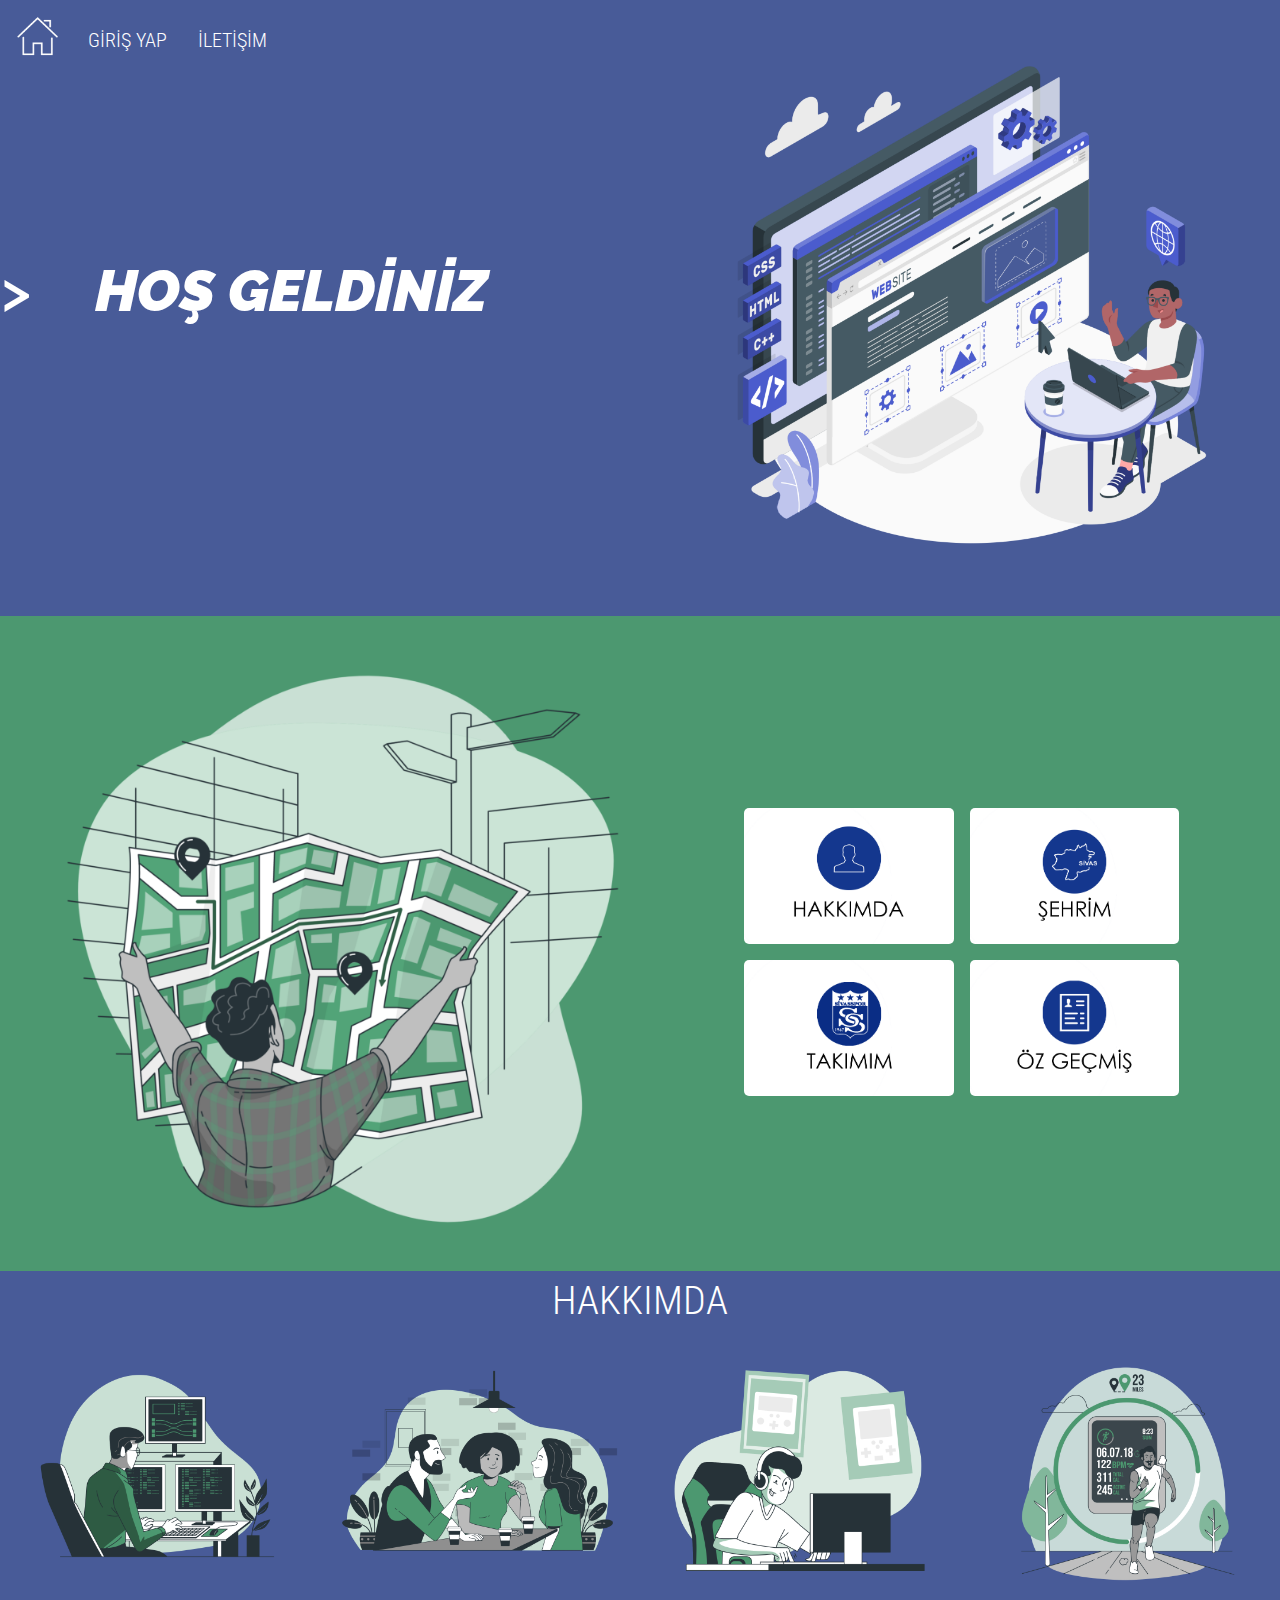
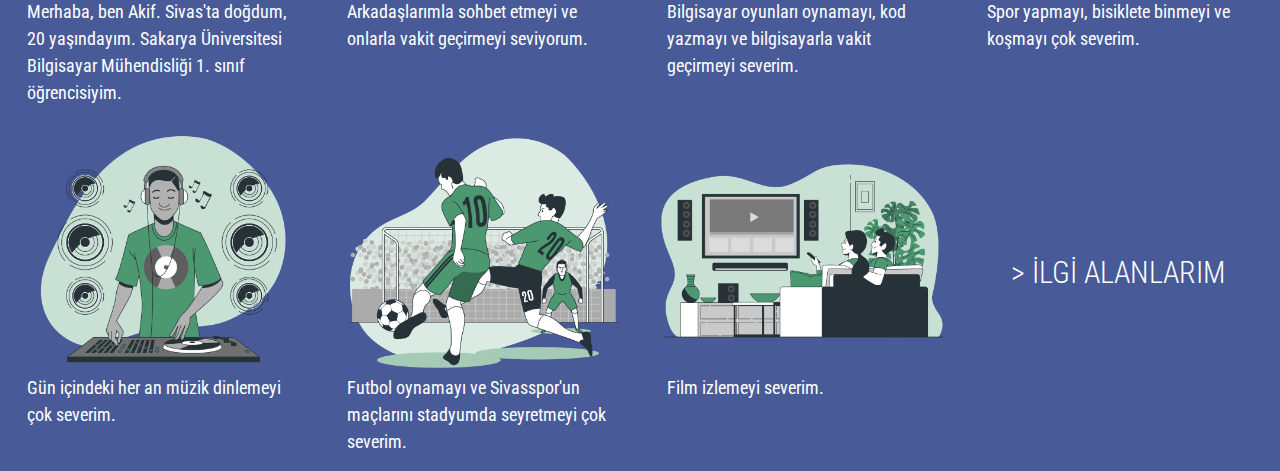
<file: index.html>
<!DOCTYPE html>
<html>
<head>

    <title>Ana Sayfa</title>
    <meta charset="UTF-8">

    <meta name = "viewport" content ="width=device-width , initial scale=1">
    <link rel="stylesheet" href="bootstrap-5.0.0-beta3-dist/css/bootstrap.min.css">
    <link rel="stylesheet" href="stilim.css">
    <link rel="preconnect" href="https://fonts.gstatic.com">
    <link href="https://fonts.googleapis.com/css2?family=Roboto+Condensed:wght@300;400&display=swap" rel="stylesheet">

    <link rel="preconnect" href="https://fonts.gstatic.com">
    <link href="https://fonts.googleapis.com/css2?family=Raleway:ital,wght@1,570;1,900&display=swap" rel="stylesheet">

</head>
<body>

    <div class="container-fluid kontey anaBolum1 ">

        <div class="row">

            <div class="col-12 col-sm-6" style="padding-left: 0px;">
                
                <div style="width: 100%; height: 25%;">
                    
                    <a href="index.html"><img src="photo/ana_sayfa/anaSayfaSimge.png" style=" float:left; margin: 2%; width: 7.5%; min-width: 40px;"></a>
                    <a href="login.php" style="float: left; margin: 4% 2.5%;">GİRİŞ YAP</a>
                    <a href="iletisim.php" style="float: left; margin: 4% 2.5%;">İLETİŞİM</a>
                    
                </div>

                <div style="clear: both;"></div>

                <div class="baslik" id="hosgeldiniz">
                    <span style="font-weight: 570; float: left;">
                        >
                    </span>

                    <span style="margin-left: 10%; font-weight: 900; float: left; ">
                        HOŞ GELDİNİZ
                    </span>
                </div>

            </div>

            <div class="col-12 col-sm-6">
                <img src="photo/ana_sayfa/menu1.png" style="width: 100%;">
            </div>

        </div>

    </div>


    <div class="container-fluid kontey anaBolum2">
        
        <div class="row">

            <div class="col-12 col-sm-6">

                <img src="photo/ana_sayfa/menu2.png" style="width: 100%;">

            </div>

            <div class="col-12 col-sm-6" style="margin-bottom: 10%; padding-top: 15%;">

                <div style="margin-left: 15%;">
                <a href="#hakkinda"><img src="photo/ana_sayfa/hakkimdaResim.png"></a>
                <a href="sehrim.html"><img src="photo/ana_sayfa/sehrimResim.png"></a>

                <div style="clear: both;"></div>

                <a href="takimimiz.html"><img src="photo/ana_sayfa/takimimResim.png"></a>
                <a href="ozgecmis.html"><img src="photo/ana_sayfa/ozgecmisResim.png"></a>

                </div>
                
            </div>

        </div>

    </div>


    <div class="container-fluid kontey anaBolum3" >
        
        <div class="row" id="hakkinda" >

            <div class="col-12 hakkimdaSatir" style="text-align: center;">
                <p class="baslik">HAKKIMDA</p>
            </div>

        </div>

        <div class="row ">
            <div class="col-12 col-sm-3">
                <img src="photo/hakkimda/Programming-bro1.png" style="width: 100%;">
                <p class="metin hakkimdaMetin">Merhaba, ben Akif. Sivas'ta doğdum, 20 yaşındayım. 
                    Sakarya Üniversitesi Bilgisayar Mühendisliği 1. sınıf öğrencisiyim.</p>
            </div>
            <div class="col-12 col-sm-3">
                <img src="photo/hakkimda/Social interaction-bro1.png" style="width: 100%;">
                <p class="metin hakkimdaMetin">Arkadaşlarımla sohbet etmeyi ve onlarla vakit geçirmeyi seviyorum.</p>
            </div>
            <div class="col-12 col-sm-3">
                <img src="photo/hakkimda/Gaming-bro1.png" style="width: 100%;">
                <p class="metin hakkimdaMetin">Bilgisayar oyunları oynamayı, kod yazmayı ve bilgisayarla vakit geçirmeyi severim.</p>
            </div>
            <div class="col-12 col-sm-3">
                <img src="photo/hakkimda/Fitness tracker-bro1.png" style="width: 100%;">
                <p class="metin hakkimdaMetin">Spor yapmayı, bisiklete binmeyi ve koşmayı çok severim.</p>
            </div>
        </div>

        <div class="row">
            <div class="col-12 col-sm-3">
                <img src="photo/hakkimda/Headphone-bro1.png" style="width: 100%;">
                <p class="metin hakkimdaMetin">Gün içindeki her an müzik dinlemeyi çok severim.</p>
            </div>
            <div class="col-12 col-sm-3">
                <img src="photo/hakkimda/Soccer-bro1.png" style="width: 100%;">
                <p class="metin hakkimdaMetin">Futbol oynamayı ve Sivasspor'un maçlarını stadyumda seyretmeyi çok severim.</p>
            </div>
            <div class="col-12 col-sm-3">
                <img src="photo/hakkimda/Home cinema-bro1.png" style="width: 100%;">
                <p class="metin hakkimdaMetin">Film izlemeyi severim.</p>
            </div>
            <div class="col-12 col-sm-3" style="padding: 10% 4%">
                <a href="ilgiAlanlarim.html" id="ilgiAlanlarımLink">> İLGİ ALANLARIM</a>
            </div>
        </div>
    </div>

</body>
</html>
</file>
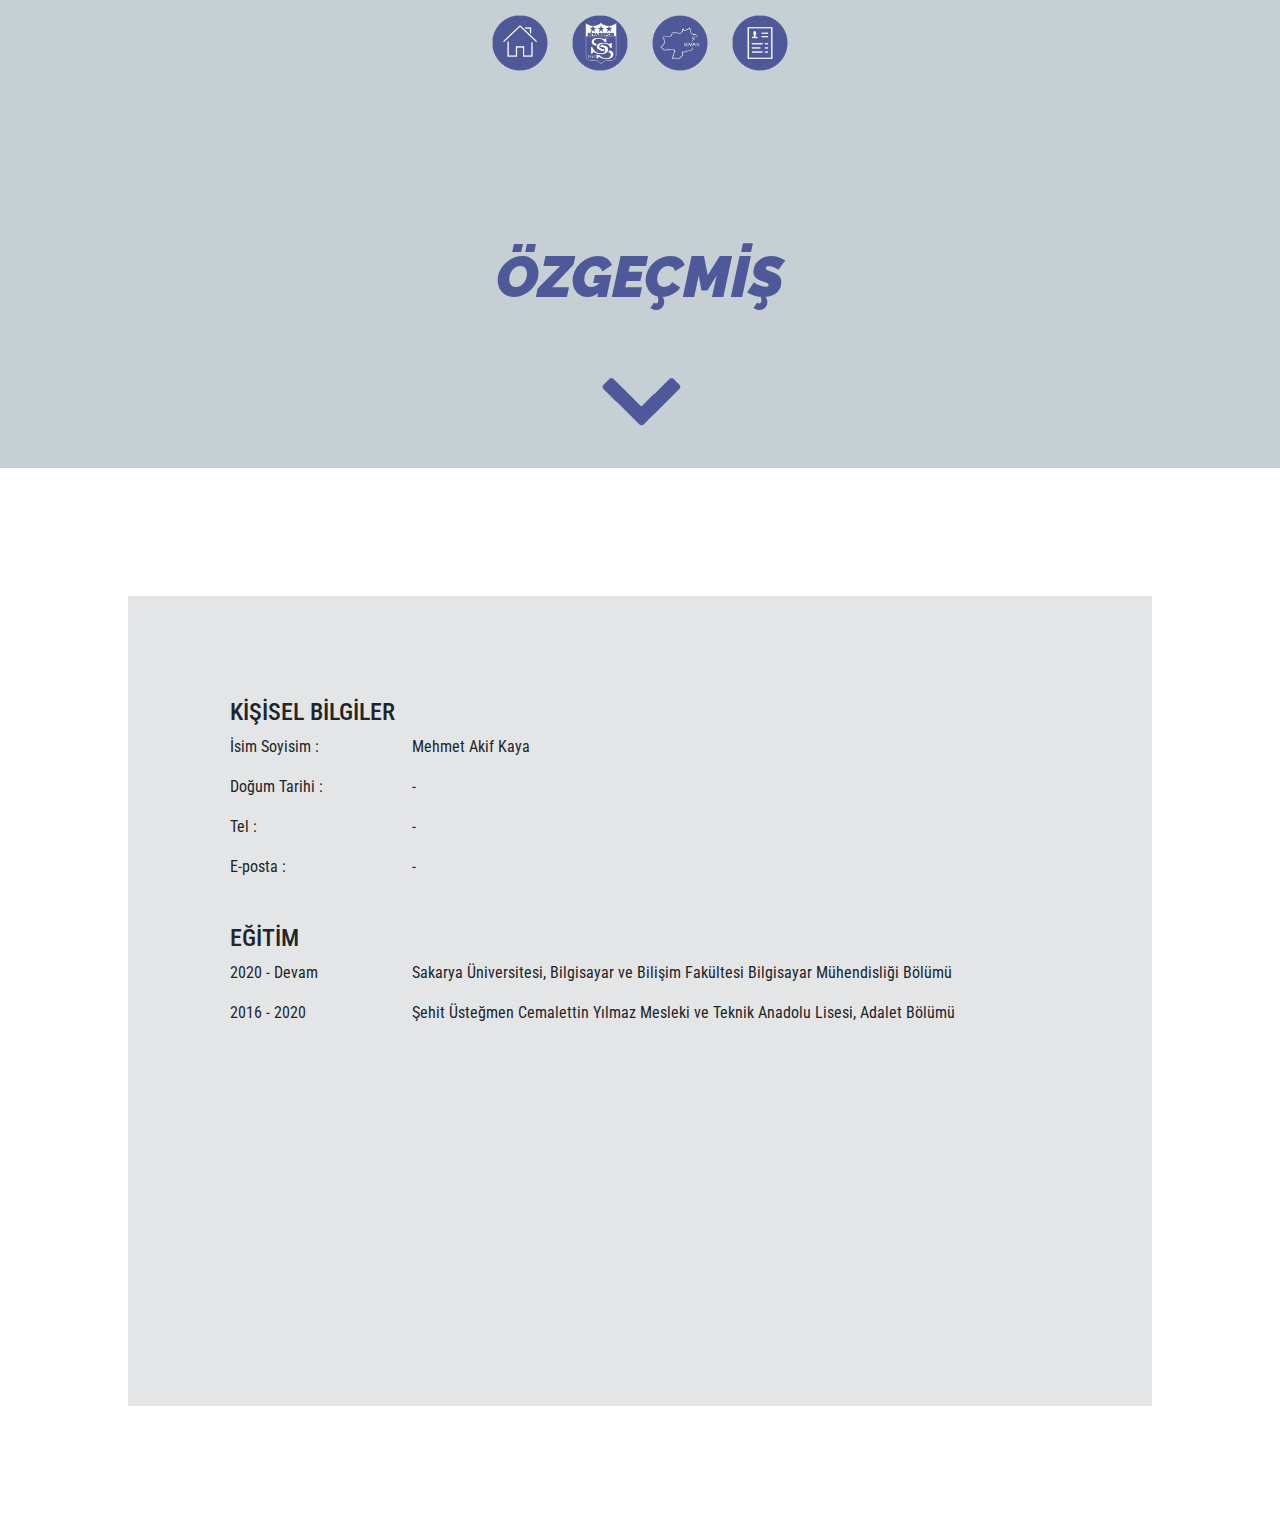
<file: ozgecmis.html>
<!DOCTYPE html>
<html>
<head>

    <title>Özgeçmiş</title>
    <meta charset="UTF-8">

    <meta name = "viewport" content ="width=device-width , initial scale=1">
    <link rel="stylesheet" href="bootstrap-5.0.0-beta3-dist/css/bootstrap.min.css">
    <link rel="stylesheet" href="stilim.css">
    <link rel="preconnect" href="https://fonts.gstatic.com">
    <link href="https://fonts.googleapis.com/css2?family=Roboto+Condensed:wght@300;400&display=swap" rel="stylesheet">

    <link rel="preconnect" href="https://fonts.gstatic.com">
    <link href="https://fonts.googleapis.com/css2?family=Raleway:ital,wght@1,570;1,900&display=swap" rel="stylesheet">

</head>
<body>

    <header class="menu1">

        <nav class="menu1Nav">
            <a href="index.html"><img src="photo/nav/anasayfaO.png"></a>
            <a href="takimimiz.html"><img src="photo/nav/takimimO.png"></a>
            <a href="sehrim.html"><img src="photo/nav/sehrimO.png"></a>
            <a href="ozgecmis.html"><img src="photo/nav/ozgecmisO.png"></a>
        </nav>

        <section style="margin-top: 18%;">
            <section>
                <p id="menu1Baslik" style="color:#4f5899;">ÖZGEÇMİŞ</p>
            </section>
            
            <section>
                <a href="#sehrim"> <img src="photo/okO.png" style="width: 10%;"></a>
            </section>
        </section>
        
    </header>       
    
    <main style="height: auto;">
        <section class="cv">

            <article id="divCv">
                <h4>KİŞİSEL BİLGİLER</h4>
                <p id="solCv">İsim Soyisim : </p>
                <p style="margin-left: 10%;">Mehmet Akif Kaya</p>
                <div style="clear: both;"></div>

                <p id="solCv">Doğum Tarihi : </p>
                <p style="margin-left: 10%;">-</p>
                <div style="clear: both;"></div>

                <p id="solCv">Tel : </p>
                <p style="margin-left: 10%;">-</p>
                <div style="clear: both;"></div>

                <p id="solCv">E-posta : </p>
                <p style="margin-left: 10%;">-</p>
                <div style="clear: both;"></div>
            </article>

            <article id="divCv">
                <h4><br> EĞİTİM </h4>

                <p id="solCv">2020 - Devam</p>
                <p style="margin-left: 10%;">Sakarya Üniversitesi, Bilgisayar ve Bilişim Fakültesi Bilgisayar Mühendisliği Bölümü</p>

                <div style="clear: both;"></div>
                
                <p id="solCv">2016 - 2020</p>
                <p style="margin-left: 10%;">Şehit Üsteğmen Cemalettin Yılmaz Mesleki ve Teknik Anadolu Lisesi, Adalet Bölümü</p>

            </article>

        </section>
    </main>
    
</body>
</html>
</file>
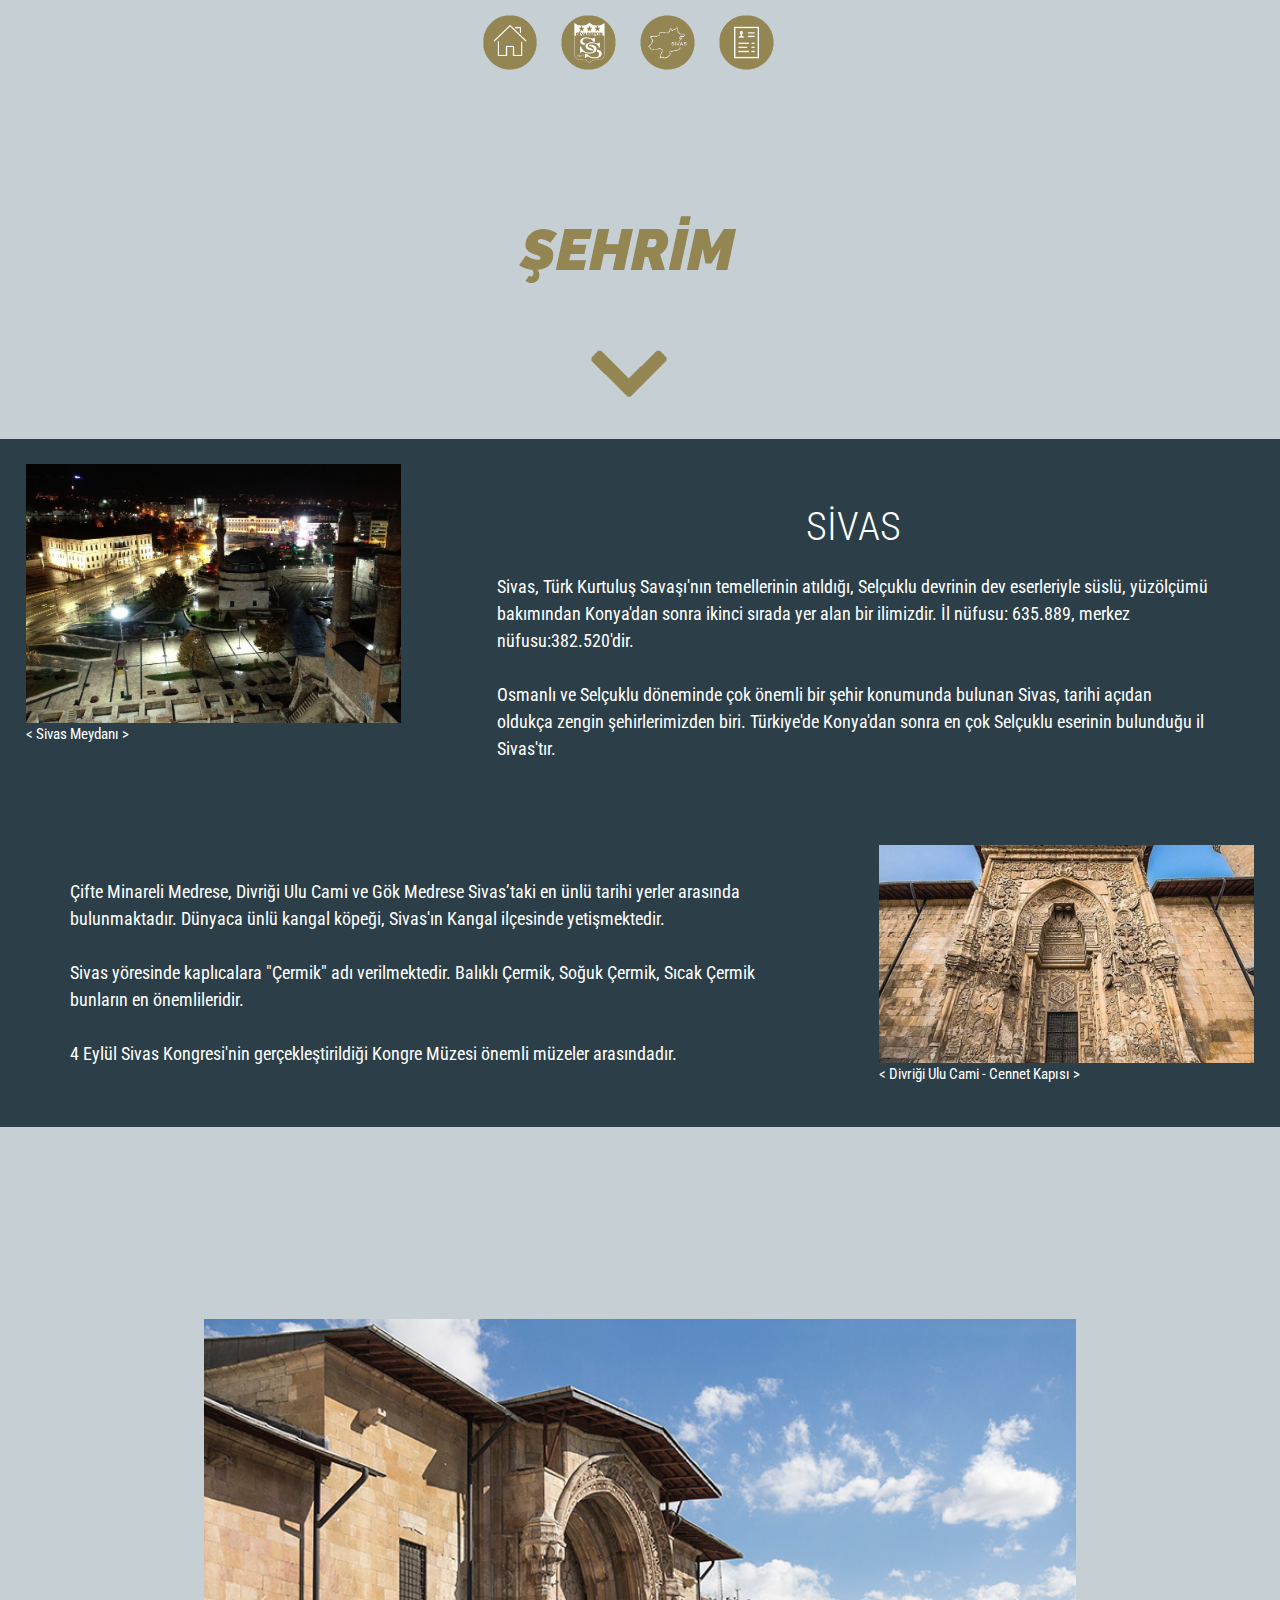
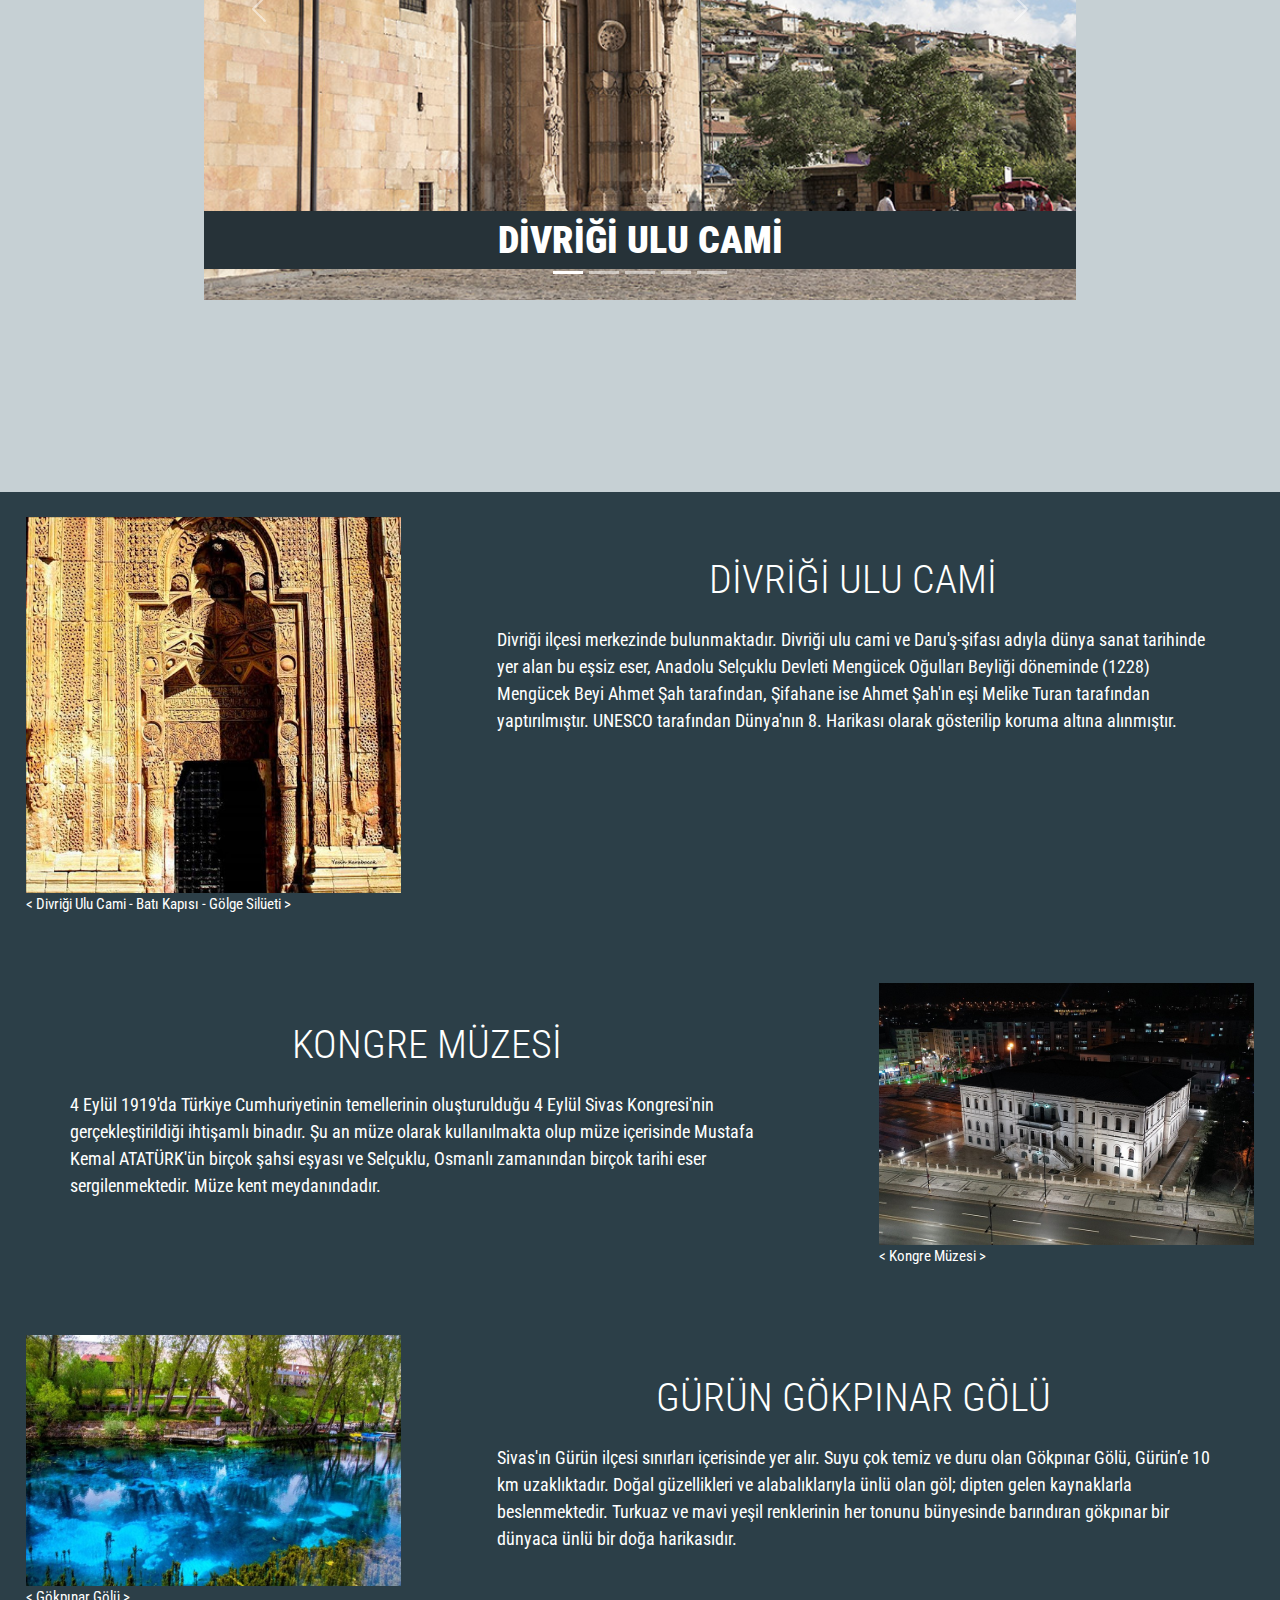
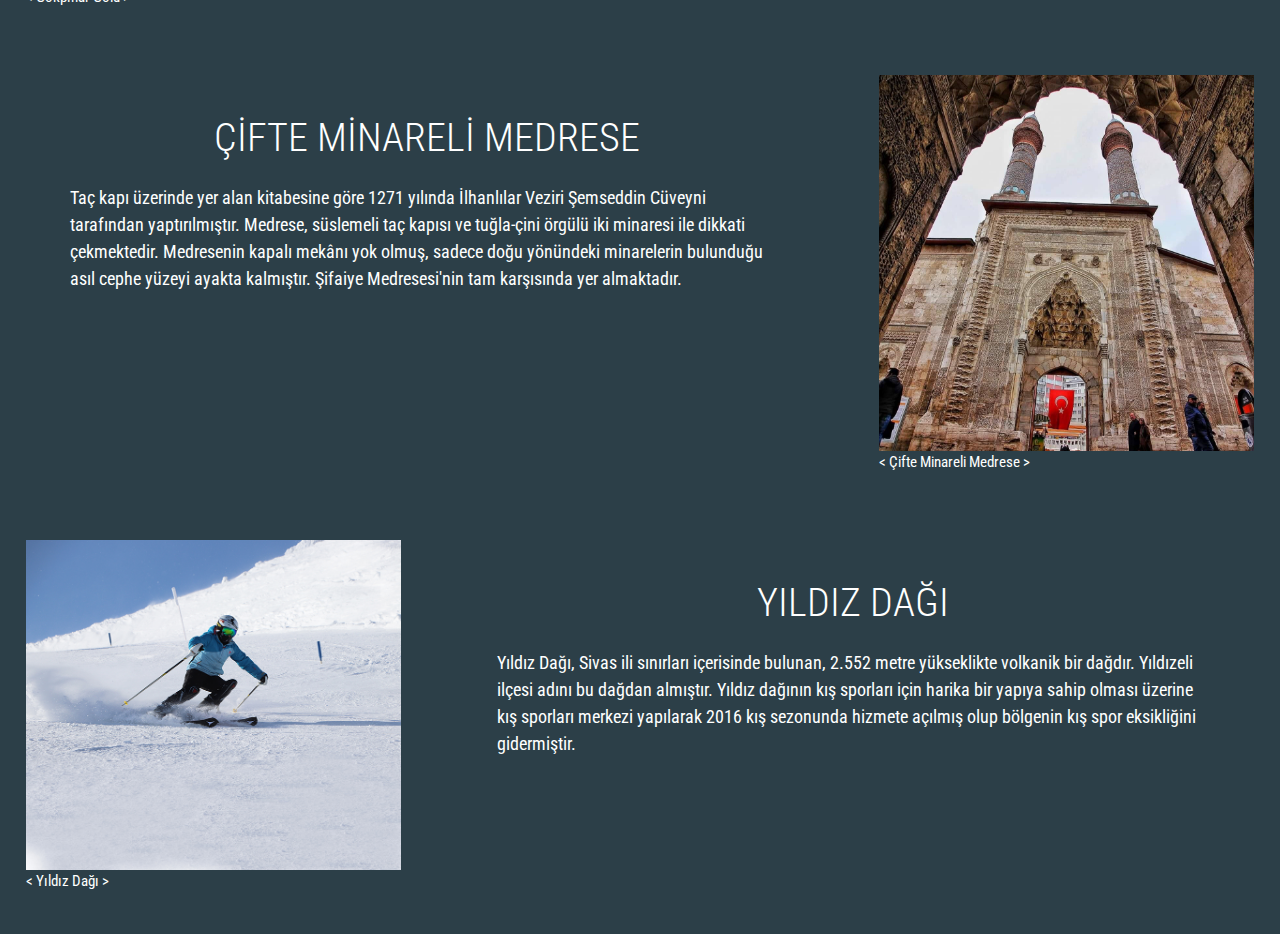
<file: sehrim.html>
<!DOCTYPE html>
<html>
<head>

    <title>Şehrim</title>
    <meta charset="UTF-8">
    
    <meta name = "viewport" content ="width=device-width , initial scale=1">
    <link rel="stylesheet" href="bootstrap-5.0.0-beta3-dist/css/bootstrap.min.css">
    <link rel="stylesheet" href="stilim.css">
    <link rel="preconnect" href="https://fonts.gstatic.com">
    <link href="https://fonts.googleapis.com/css2?family=Roboto+Condensed:wght@300;400&display=swap" rel="stylesheet">

    <link rel="preconnect" href="https://fonts.gstatic.com">
    <link href="https://fonts.googleapis.com/css2?family=Raleway:ital,wght@1,570;1,900&display=swap" rel="stylesheet">
</head>
<body>
    
    <div class="container-fluid kontey menu1">
        <div class="row">

            <div class="row menu1Nav">

                <div style="text-align: center;">
                    <a href="index.html"><img src="photo/nav/anasayfaS.png"></a>
                    <a href="takimimiz.html"><img src="photo/nav/takimimS.png"></a>
                    <a href="sehrim.html"><img src="photo/nav/sehrimS.png"></a>
                    <a href="ozgecmis.html"><img src="photo/nav/ozgecmisS.png"></a>
                </div>
                
            </div>

            <div class="row">

                <p id="menu1Baslik" style="color:#948653;">ŞEHRİM</p>

            </div>

            <div class="row">

                <div>
                    <a href="#sehrim"> <img src="photo/okS.png" style="width: 10%;"></a>
                </div>

            </div>

        </div>

    </div>

    <div class="container-fluid sehrimMenu2">

        <div class="row">

            <div class="col-sm-4 col-12 menu2Foto" >
                <figure>
                    <img src="photo/sehrim/1.jpg">
                    <figcaption>&lt; Sivas Meydanı &gt;</figcaption>
                </figure>
               
            </div>

            <div class="col-sm-8 col-12">
                <div style="margin: 7% 7%;">
                    <p class="baslik" id="sehrim">SİVAS</p>
                    <p class="metin">
                        Sivas, Türk Kurtuluş Savaşı'nın temellerinin atıldığı, Selçuklu devrinin dev 
                        eserleriyle süslü, yüzölçümü bakımından Konya'dan sonra ikinci sırada yer 
                        alan bir ilimizdir. İl nüfusu: 635.889, merkez nüfusu:382.520'dir. <br><br>
                        Osmanlı ve Selçuklu döneminde çok önemli bir şehir konumunda bulunan Sivas, 
                        tarihi açıdan oldukça zengin şehirlerimizden biri. Türkiye'de Konya'dan 
                        sonra en çok Selçuklu eserinin bulunduğu il Sivas'tır.
                        
                    </p>
                </div>
            </div>

        </div>

        <div class="row">

            <div class="col-sm-8 col-12">
                <div style="margin: 7% 7%;">
                    <p class="metin">
                        Çifte Minareli Medrese, Divriği Ulu Cami ve Gök Medrese Sivas’taki en ünlü tarihi 
                        yerler arasında bulunmaktadır. Dünyaca ünlü kangal köpeği, Sivas'ın Kangal
                        ilçesinde yetişmektedir.
                        <br><br> Sivas yöresinde kaplıcalara "Çermik" adı verilmektedir.
                        Balıklı Çermik, Soğuk Çermik, Sıcak Çermik bunların en önemlileridir. <br><br>
                        4 Eylül Sivas Kongresi'nin gerçekleştirildiği Kongre Müzesi önemli müzeler arasındadır.
                    </p>
                </div>
            </div>

            <div class="col-sm-4 col-12 menu2Foto">
                <figure>
                    <img src="photo/sehrim/2.jfif">
                    <figcaption>&lt; Divriği Ulu Cami - Cennet Kapısı &gt;</figcaption>
                </figure>
                
            </div>

        </div>

    </div>

    <div class="container-fluid sehrimMenu3">

        <div class="row slider1">

            <div id="sliderSehrim" class="carousel slide" data-bs-ride="carousel" style="margin: 15%; width: 70%;">
                <div class="carousel-indicators">
                  <button type="button" data-bs-target="#sliderSehrim" data-bs-slide-to="0" class="active" aria-current="true" aria-label="Slide 1"></button>
                  <button type="button" data-bs-target="#sliderSehrim" data-bs-slide-to="1" aria-label="Slide 2"></button>
                  <button type="button" data-bs-target="#sliderSehrim" data-bs-slide-to="2" aria-label="Slide 3"></button>
                  <button type="button" data-bs-target="#sliderSehrim" data-bs-slide-to="3" aria-label="Slide 4"></button>
                  <button type="button" data-bs-target="#sliderSehrim" data-bs-slide-to="4" aria-label="Slide 5"></button>
                </div>
                <div class="carousel-inner">
                  <div class="carousel-item active">
                    
                    <a href="#uluCami">
                        <p class="sliderMetin">DİVRİĞİ ULU CAMİ</p>
                        <img src="photo/sehrim/uluCami.jpg" class="d-block w-100">
                    </a> 
                  </div>
                  <div class="carousel-item">
                    
                    <a href="#kongreMuzesi">
                        <p class="sliderMetin">KONGRE MÜZESİ</p>
                        <img src="photo/sehrim/kongreMuzesi.jpg" class="d-block w-100">
                    </a>
                  </div>
                  <div class="carousel-item">
                    
                    <a href="#gokpınarGolu">
                        <p class="sliderMetin">GÜRÜN GÖKPINAR GÖLÜ</p>
                        <img src="photo/sehrim/gokpınar.jpg" class="d-block w-100">
                    </a>
                  </div>
                  <div class="carousel-item">
                    
                    <a href="#cifteMinare">
                        <p class="sliderMetin">ÇİFTE MİNARELİ MEDRESE</p>
                        <img src="photo/sehrim/cifteMinare2.jpg" class="d-block w-100">
                    </a>
                  </div>
                  <div class="carousel-item">
                   
                    <a href="#yıldızDagı">
                        <p class="sliderMetin">YILDIZ DAĞI</p>
                        <img src="photo/sehrim/yıldızDagı.jpg" class="d-block w-100">
                    </a>
                  </div>
                </div>
                <button class="carousel-control-prev" type="button" data-bs-target="#sliderSehrim" data-bs-slide="prev">
                  <span class="carousel-control-prev-icon" aria-hidden="true"></span>
                </button>
                <button class="carousel-control-next" type="button" data-bs-target="#sliderSehrim" data-bs-slide="next">
                  <span class="carousel-control-next-icon" aria-hidden="true"></span>
                </button>
              </div>
            
        </div>

    </div>

    <div class="container-fluid sehrimMenu2">

        <div class="row">

            <div class="col-sm-4 col-12 menu2Foto" >
                <figure>
                    <img src="photo/sehrim/uluCami2.jpg">
                    <figcaption>&lt; Divriği Ulu Cami - Batı Kapısı - Gölge Silüeti &gt;</figcaption>
                </figure>
                
            </div>

            <div class="col-sm-8 col-12">
                <div style="margin: 7% 7%;">
                    <p class="baslik" id="uluCami">DİVRİĞİ ULU CAMİ</p>
                    <p class="metin">
                        Divriği ilçesi merkezinde bulunmaktadır. Divriği ulu cami ve Daru'ş-şifası adıyla 
                        dünya sanat tarihinde yer alan bu eşsiz eser,
                         Anadolu Selçuklu Devleti Mengücek Oğulları Beyliği 
                        döneminde (1228) Mengücek Beyi Ahmet Şah tarafından, Şifahane ise Ahmet Şah'ın 
                        eşi Melike Turan tarafından yaptırılmıştır. UNESCO tarafından Dünya'nın 8. Harikası 
                        olarak gösterilip koruma altına alınmıştır.
                        
                    </p>
                </div>
            </div>

        </div>

        <div class="row">

            <div class="col-sm-8 col-12">
                <div style="margin: 7% 7%;">
                    <p class="baslik" id="kongreMuzesi">KONGRE MÜZESİ</p>
                    <p class="metin">
                        4 Eylül 1919'da Türkiye Cumhuriyetinin temellerinin oluşturulduğu 
                        4 Eylül Sivas Kongresi'nin gerçekleştirildiği ihtişamlı binadır. 
                        Şu an müze olarak kullanılmakta olup müze içerisinde Mustafa Kemal ATATÜRK'ün 
                        birçok şahsi eşyası ve Selçuklu, Osmanlı zamanından birçok tarihi eser 
                        sergilenmektedir. Müze kent meydanındadır.
                    </p>
                </div>
            </div>

            <div class="col-sm-4 col-12 menu2Foto">
                <figure>
                    <img src="photo/sehrim/kongreMuzesi2.jpg">
                    <figcaption>&lt; Kongre Müzesi &gt;</figcaption>
                </figure>
                
            </div>

        </div>

        <div class="row">

            <div class="col-sm-4 col-12 menu2Foto" >
                <figure>
                    <img src="photo/sehrim/gokpınar2.jpg">
                    <figcaption>&lt; Gökpınar Gölü &gt;</figcaption>
                </figure>
                
            </div>

            <div class="col-sm-8 col-12">
                <div style="margin: 7% 7%;">
                    <p class="baslik" id="gokpınarGolu">GÜRÜN GÖKPINAR GÖLÜ</p>
                    <p class="metin">
                        Sivas'ın Gürün ilçesi sınırları içerisinde yer alır. Suyu çok temiz 
                        ve duru olan Gökpınar Gölü, Gürün’e 10 km uzaklıktadır. Doğal güzellikleri 
                        ve alabalıklarıyla ünlü olan göl; dipten gelen kaynaklarla beslenmektedir. 
                        Turkuaz ve mavi yeşil renklerinin her tonunu bünyesinde barındıran gökpınar 
                        bir dünyaca ünlü bir doğa harikasıdır.
                    </p>
                </div>
            </div>

        </div>

        <div class="row">

            <div class="col-sm-8 col-12">
                <div style="margin: 7% 7%;">
                    <p class="baslik" id="cifteMinare">ÇİFTE MİNARELİ MEDRESE</p>
                    <p class="metin">
                        Taç kapı üzerinde yer alan kitabesine göre 1271 yılında İlhanlılar Veziri Şemseddin 
                        Cüveyni tarafından yaptırılmıştır. Medrese, süslemeli taç kapısı ve tuğla-çini 
                        örgülü iki minaresi ile dikkati çekmektedir. Medresenin kapalı mekânı yok olmuş, 
                        sadece doğu yönündeki minarelerin bulunduğu asıl cephe yüzeyi ayakta kalmıştır.
                        Şifaiye Medresesi'nin tam karşısında yer almaktadır.
                    </p>
                </div>
            </div>

            <div class="col-sm-4 col-12 menu2Foto">
                <figure>
                    <img src="photo/sehrim/cifteMinare.jpg">
                    <figcaption>&lt; Çifte Minareli Medrese &gt;</figcaption>
                </figure>
            </div>

        </div>

        <div class="row">

            <div class="col-sm-4 col-12 menu2Foto" >
                <figure>
                    <img src="photo/sehrim/yıldızDagı2.jpg">
                    <figcaption>&lt; Yıldız Dağı &gt;</figcaption>
                </figure>
                
            </div>

            <div class="col-sm-8 col-12">
                <div style="margin: 7% 7%;">
                    <p class="baslik" id="yıldızDagı">YILDIZ DAĞI</p>
                    <p class="metin">
                        Yıldız Dağı, Sivas ili sınırları içerisinde bulunan, 2.552 metre yükseklikte 
                        volkanik bir dağdır. Yıldızeli ilçesi adını bu dağdan almıştır. Yıldız dağının 
                        kış sporları için harika bir yapıya sahip olması üzerine kış sporları merkezi 
                        yapılarak 2016 kış sezonunda hizmete açılmış olup bölgenin kış spor eksikliğini gidermiştir.
                    </p>
                </div>
            </div>

        </div>

    </div>

    <script src="https://cdn.jsdelivr.net/npm/bootstrap@5.0.1/dist/js/bootstrap.bundle.min.js" integrity="sha384-gtEjrD/SeCtmISkJkNUaaKMoLD0//ElJ19smozuHV6z3Iehds+3Ulb9Bn9Plx0x4" crossorigin="anonymous"></script>
    <script src="https://cdn.jsdelivr.net/npm/@popperjs/core@2.9.2/dist/umd/popper.min.js" integrity="sha384-IQsoLXl5PILFhosVNubq5LC7Qb9DXgDA9i+tQ8Zj3iwWAwPtgFTxbJ8NT4GN1R8p" crossorigin="anonymous"></script>
    <script src="https://cdn.jsdelivr.net/npm/bootstrap@5.0.1/dist/js/bootstrap.min.js" integrity="sha384-Atwg2Pkwv9vp0ygtn1JAojH0nYbwNJLPhwyoVbhoPwBhjQPR5VtM2+xf0Uwh9KtT" crossorigin="anonymous"></script>



</body>
</html>
</file>
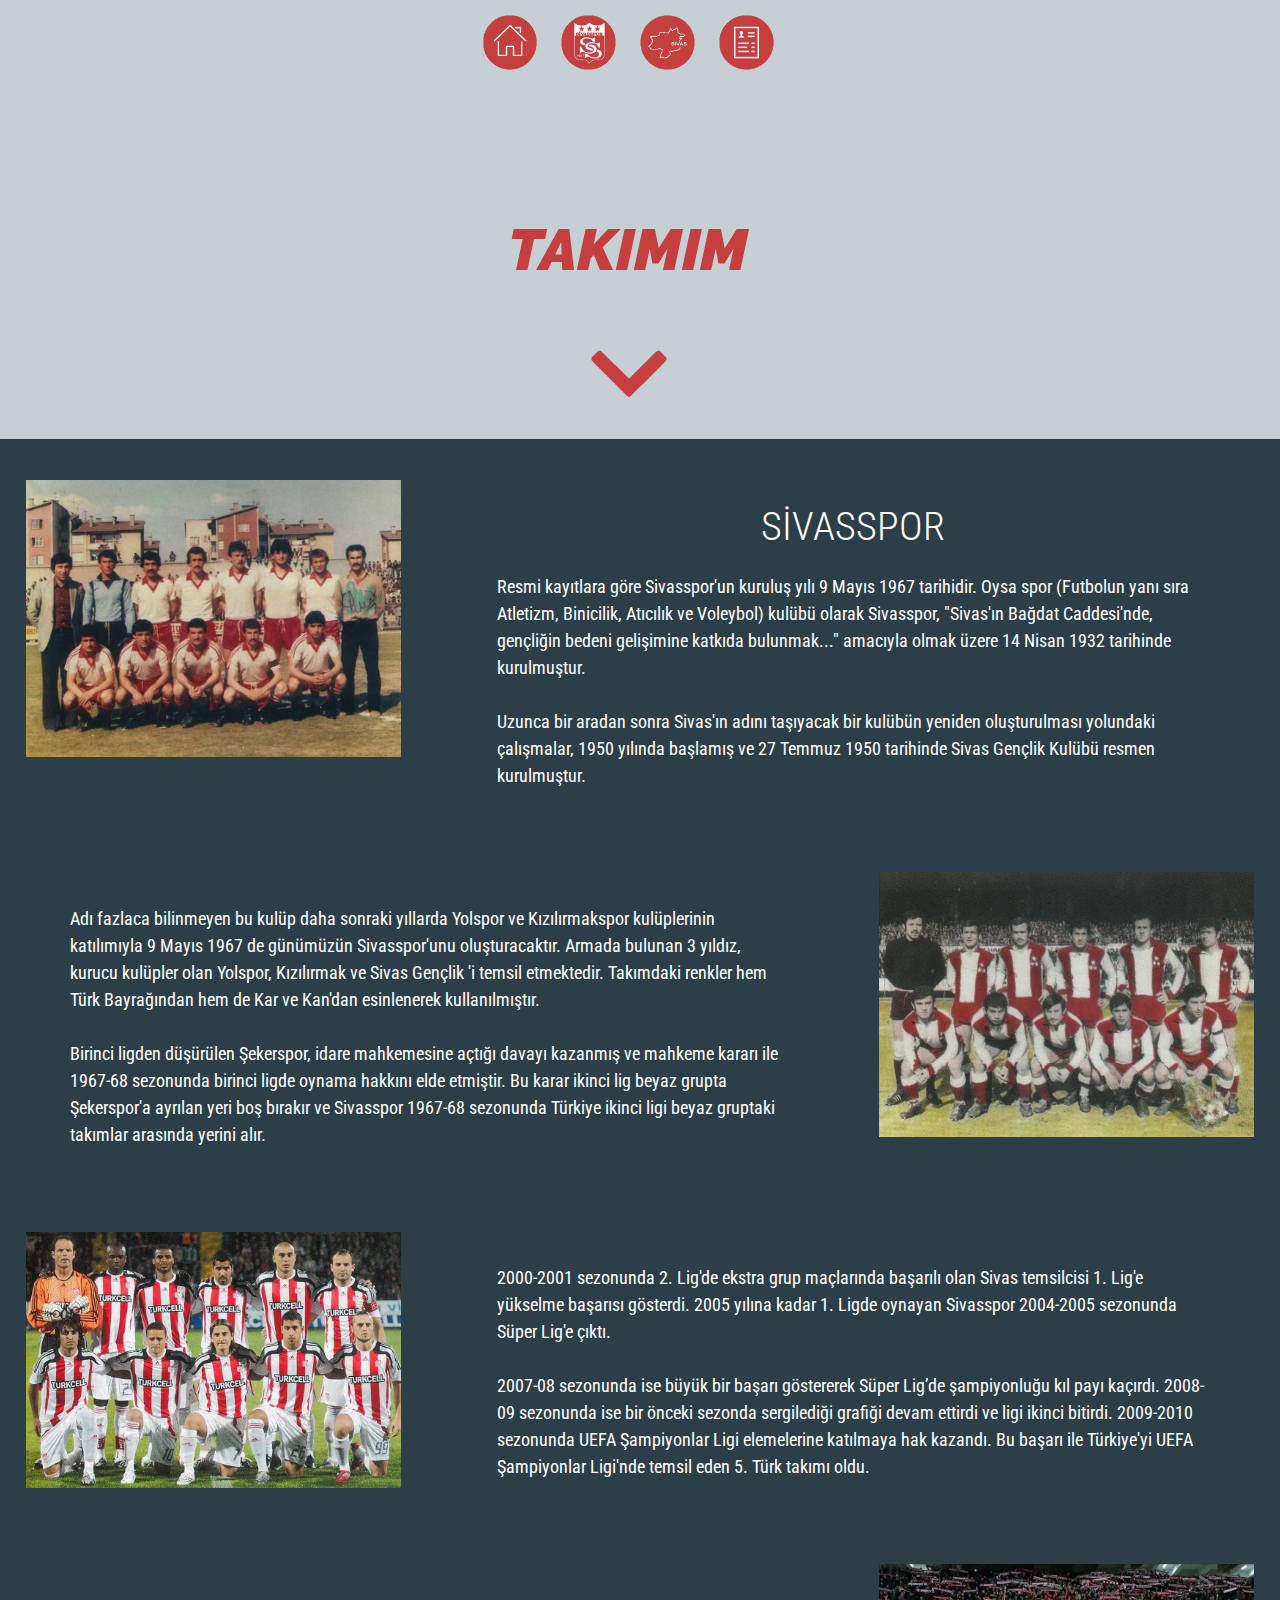
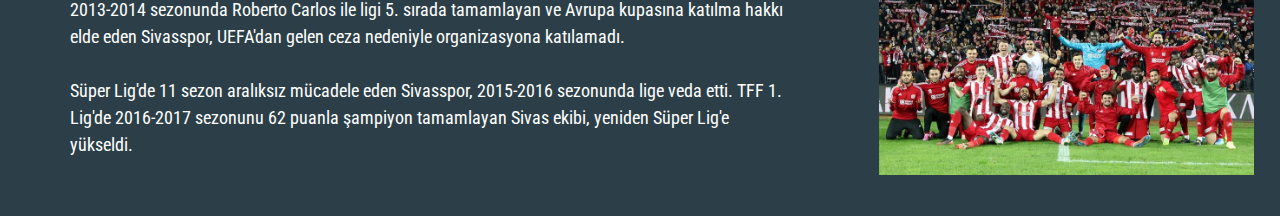
<file: takimimiz.html>
<!DOCTYPE html>
<html>
<head>

    <title>Takımım</title>
    <meta charset="UTF-8">
    <meta name = "viewport" content ="width=device-width , initial scale=1">
    <link rel="stylesheet" href="bootstrap-5.0.0-beta3-dist/css/bootstrap.min.css">
    <link rel="stylesheet" href="stilim.css">
    <link rel="preconnect" href="https://fonts.gstatic.com">
    <link href="https://fonts.googleapis.com/css2?family=Roboto+Condensed:wght@300;400&display=swap" rel="stylesheet">

    <link rel="preconnect" href="https://fonts.gstatic.com">
    <link href="https://fonts.googleapis.com/css2?family=Raleway:ital,wght@1,570;1,900&display=swap" rel="stylesheet">
</head>
<body style="overflow-x: hidden;">

    <div class="container-fluid kontey menu1">
        <div class="row">

            <div class="row menu1Nav">

                <div style="text-align: center;">
                    <a href="index.html"><img src="photo/nav/anasayfaT.png"></a>
                    <a href="takimimiz.html"><img src="photo/nav/takimimT.png"></a>
                    <a href="sehrim.html"><img src="photo/nav/sehrimT.png"></a>
                    <a href="ozgecmis.html"><img src="photo/nav/ozgecmisT.png"></a>
                </div>
                
            </div>

            <div class="row">

                <p id="menu1Baslik" style="color:#c53f3f;">TAKIMIM</p>

            </div>

            <div class="row">

                <div>
                    <a href="#sivasspor"> <img src="photo/okT.png" style="width: 10%;"></a>
                </div>

            </div>

        </div>

    </div>

    <div class="container-fluid takimMenu2">

        <div class="row">

            <div class="col-sm-4 col-12 menu2Foto" >
                <figure></figure>
                <img src="photo/takim/1.jpeg">
            </div>

            <div class="col-sm-8 col-12">
                <div style="margin: 7% 7%;">
                    <p class="baslik" id="sivasspor">SİVASSPOR</p>
                    <p class="metin">
                        Resmi kayıtlara göre Sivasspor'un kuruluş yılı 9 Mayıs 1967 tarihidir. 
                        Oysa spor (Futbolun yanı sıra Atletizm, Binicilik, Atıcılık ve Voleybol) kulübü 
                        olarak Sivasspor, "Sivas'ın Bağdat Caddesi'nde, gençliğin bedeni gelişimine 
                        katkıda bulunmak..." amacıyla olmak üzere 14 Nisan 1932 tarihinde kurulmuştur. <br><br>
                        Uzunca bir aradan sonra Sivas'ın adını taşıyacak bir kulübün yeniden oluşturulması 
                        yolundaki çalışmalar, 1950 yılında başlamış ve 27 Temmuz 1950 tarihinde Sivas 
                        Gençlik Kulübü resmen kurulmuştur.
                    </p>
                </div>
            </div>

        </div>

        <div class="row">

            <div class="col-sm-8 col-12">
                <div style="margin: 7% 7%;">
                    <p class="metin">
                        Adı fazlaca bilinmeyen bu kulüp daha sonraki yıllarda Yolspor ve Kızılırmakspor 
                        kulüplerinin katılımıyla 9 Mayıs 1967 de günümüzün Sivasspor'unu oluşturacaktır. 
                        Armada bulunan 3 yıldız, kurucu kulüpler olan Yolspor, Kızılırmak ve Sivas 
                        Gençlik 'i temsil etmektedir. Takımdaki renkler hem Türk Bayrağından hem 
                        de Kar ve Kan'dan esinlenerek kullanılmıştır. 
                        <br><br>
                        Birinci ligden düşürülen Şekerspor,
                         idare mahkemesine açtığı davayı kazanmış ve mahkeme kararı ile 1967-68 
                         sezonunda birinci ligde oynama hakkını elde etmiştir. Bu karar ikinci lig 
                         beyaz grupta Şekerspor'a ayrılan yeri boş bırakır ve Sivasspor 1967-68 sezonunda 
                         Türkiye ikinci ligi beyaz gruptaki takımlar arasında yerini alır.

                    </p>
                </div>
            </div>

            <div class="col-sm-4 col-12 menu2Foto">
                <img src="photo/takim/2.jpeg">
            </div>

        </div>

        <div class="row">

            <div class="col-sm-4 col-12 menu2Foto" >
                <img src="photo/takim/3.jpg">
            </div>

            <div class="col-sm-8 col-12" >
                <div style="margin: 7% 7%;">
                    <p class="metin" >
                        2000-2001 sezonunda 2. Lig'de ekstra grup maçlarında başarılı olan Sivas temsilcisi  
                        1. Lig'e yükselme başarısı gösterdi. 2005 yılına kadar 1. Ligde oynayan Sivasspor 
                        2004-2005 sezonunda Süper Lig'e çıktı. 
                        <br><br>
                        2007-08 sezonunda ise büyük bir başarı göstererek 
                        Süper Lig’de şampiyonluğu kıl payı kaçırdı. 2008-09 sezonunda ise bir önceki sezonda 
                        sergilediği grafiği devam ettirdi ve ligi ikinci bitirdi. 2009-2010 sezonunda UEFA 
                        Şampiyonlar Ligi elemelerine katılmaya hak kazandı. Bu başarı ile Türkiye'yi UEFA 
                        Şampiyonlar Ligi'nde temsil eden 5. Türk takımı oldu.
                    </p>
                </div>
            </div>

        </div>

        <div class="row">

            <div class="col-sm-8 col-12">
                <div style="margin: 7% 7%;">
                    <p class="metin">
                        2013-2014 sezonunda Roberto Carlos ile ligi 5. sırada tamamlayan ve Avrupa kupasına katılma hakkı 
                        elde eden Sivasspor, UEFA'dan gelen ceza nedeniyle organizasyona katılamadı.
                        <br><br>
                        Süper Lig'de 11 sezon aralıksız mücadele eden Sivasspor, 2015-2016 sezonunda lige veda etti. 
                        TFF 1. Lig'de 2016-2017 sezonunu 62 puanla şampiyon tamamlayan Sivas ekibi, yeniden Süper Lig'e yükseldi.
                        
                    </p>
                </div>
            </div>

            <div class="col-sm-4 col-12 menu2Foto">
                <img src="photo/takim/4.jpg">
            </div>

        </div>

    </div>

</body>
</html>
</file>
<file: stilim.css>
body{
    overflow-x: hidden;
    font-family:'Roboto Condensed', sans-serif;
}

a{
    font-weight: 300;
    text-decoration: none;
    font-size: 20px; 
    color: white;
}

a:hover{
    color: rgb(194, 189, 189);
}

.kontey{
    height: auto;
}

.anaBolum1{
    background-color: #485b98;
}

#hosgeldiniz{
    font-family: 'Raleway', sans-serif; 
    font-size: 4.5vw;
    color: rgb(255, 255, 255);
    font-style: italic;
    margin-top: 15%;
    margin-bottom: 10%;
}

#hosgeldiniz span{
    float: left;
}

#giris{
    font-size: 20px;
}

.anaBolum2{
    background-color: #4c9870;
}

.anaBolum2 a{
    width: 40%;
    margin-right: 3%;
    margin-bottom: 3%;
    background-repeat: no-repeat;
    float: left;
}

.anaBolum2 a img{
    width: 100%;
    border-radius: 5px;
}

.anaBolum3{
    background-color: #485b98;
}

.baslik{
    font-size: 40px;
    color: rgb(255, 255, 255);
    font-weight: 300;
    text-align: center;
}

.metin{
    font-size: 18px;
    color: rgb(255, 255, 255);
    font-weight: 400;
}

.film{
    margin: 2%;
    height:auto;
    padding: 50px 20px;
    background-color: #4b5162;
    border-radius: 5px;
}

.filmFotolar{
    min-width: 200px; 
    float: left;
}

.loginMetin{
    font-size: 18px;
    color: rgb(255, 255, 255);
    font-weight: 400;
}

.girisYap .sol{
    background-color: #263238;
    text-align: center;
}

#girisYapBaslik{
    font-size: 35px;
    font-weight: 400;
}

.girisYap .sag{
    text-align: center;
}

.girisYap form p{
    font-weight: 300;
    margin-bottom: 2px;
    text-align:left;
}

.girisYap .textBox input{
    width: 100%;
    height: 35px;
    margin-bottom: 15px;
    color: #1a1a1a;
    border-radius: 4px;
}

.girisYap .buton input{
    background-color: #2d56b3;
    margin-top: 20px;
    width: 60%;
    height: 50px;
    min-width: 100px;
    font-size: 17px;
    color: white;
    border-radius: 4px;
}

.menu1{
    text-align:center;
    background-color: #c6d0d4;
    padding: 5px;
}

#menu1Baslik{
    font-weight: 900; 
    font-family: 'Raleway', sans-serif; 
    font-size: 4.5vw;
    font-style: italic;
    margin-top: 10%;
}

.menu1Nav{
    float:left;
}

.menu1Nav img{
    width: 6%;
    min-width: 60px;
}

.takimMenu2{
    height: auto;
    background-color: #2c3f48;
}

.sehrimMenu2{
    height: auto;
    background-color: #2c3f48;
}

.menu2Foto{
    padding: 2%;
}

.menu2Foto img{
    width: 100%;
}

.sehrimMenu3{
    height: auto;
    background-color: #c6d0d4;
}

.sliderMetin{
    position: absolute;
    font-size: 3vw;
    background-color: #263238;
    opacity: 100%;
    color: #ffffff;
    font-weight: 900;
    width: 100%;
    text-align: center;
    bottom: 15px;
}

figcaption{
    font-size: 15px;
    color: rgb(255, 255, 255);
    font-weight: 400;
}

.cv{
    height: 90vh;
    margin: 10%;
    padding: 8% 8%;
    background-color: #e4e5e7;
}

#divCv p{
    float:left;
    
}

#solCv{
    width: 100px;
}

.iletisimBox{
    font-size: 17px; 
    margin-bottom: 10px;
}

.hakkimdaMetin{
   margin-left: 5%;
   margin-right: 5%;
}


#ilgiAlanlarımLink{
    font-size: 30px;
}
</file>
